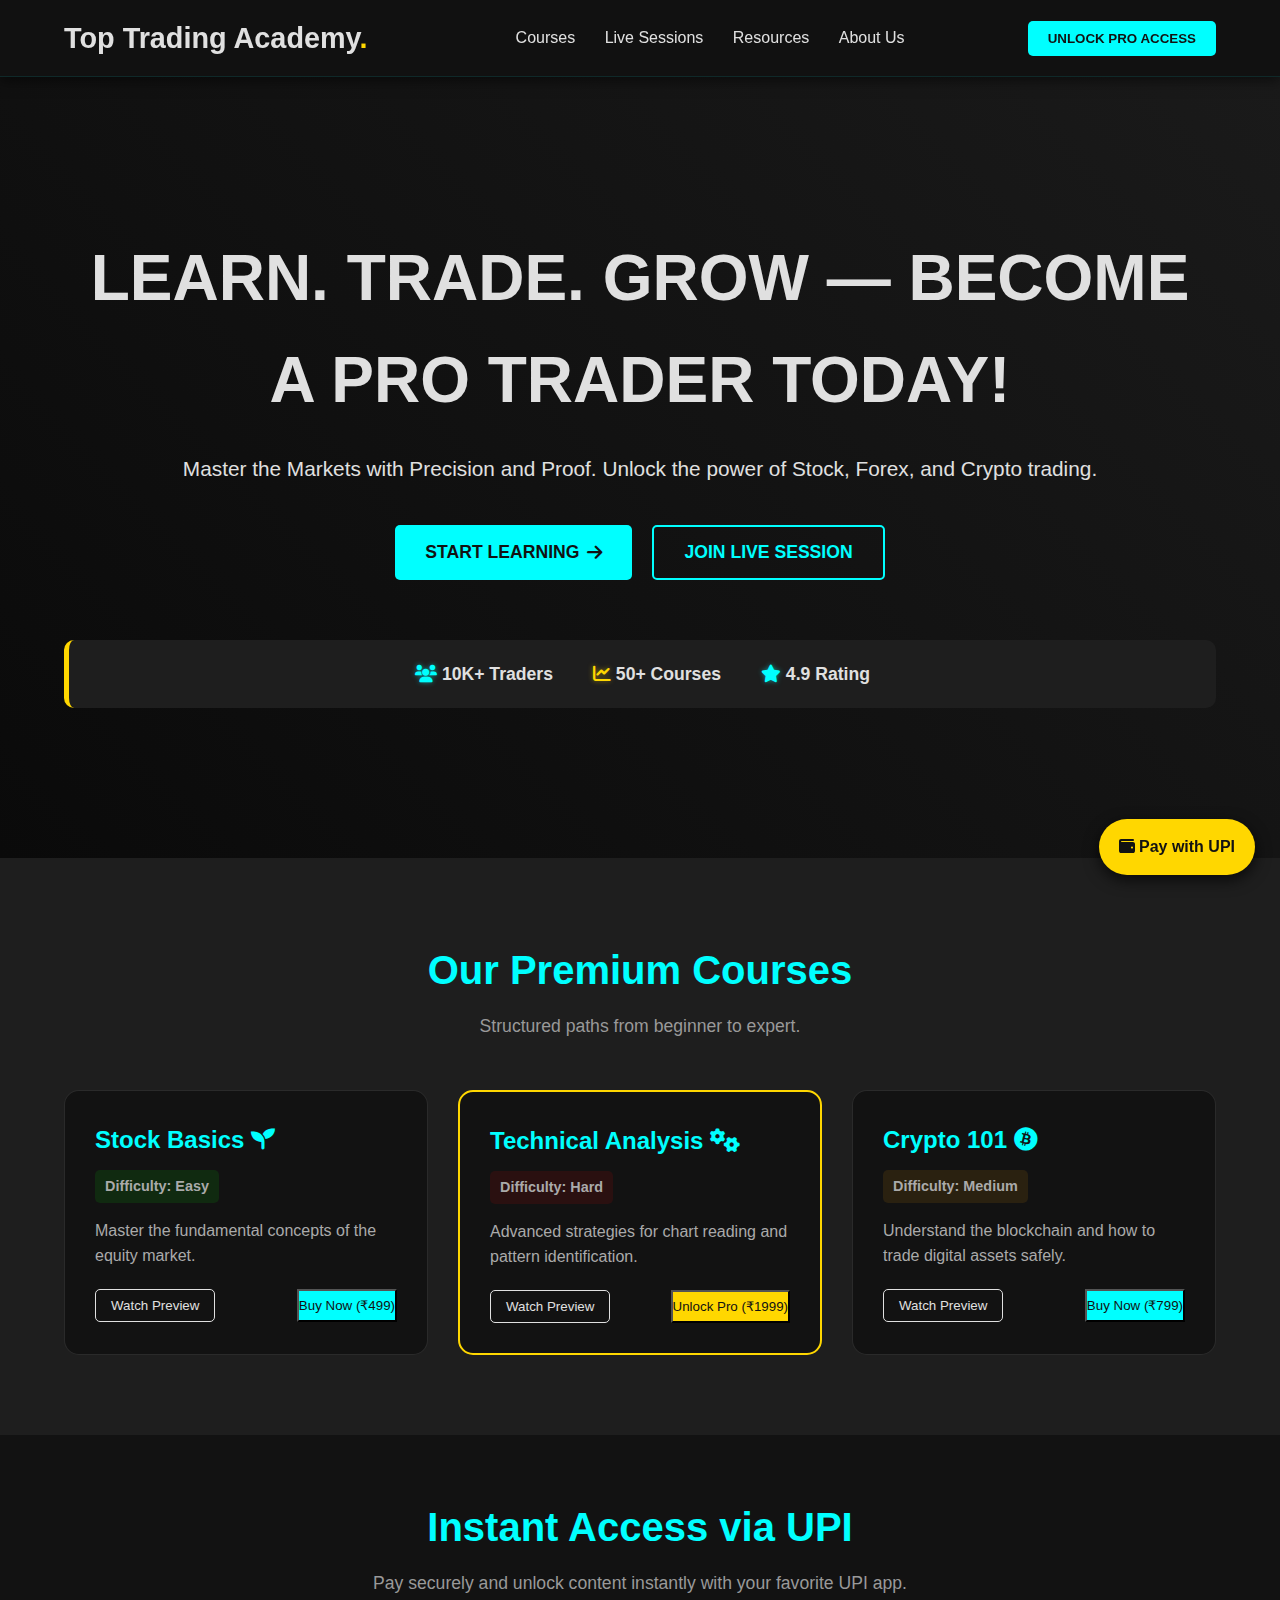
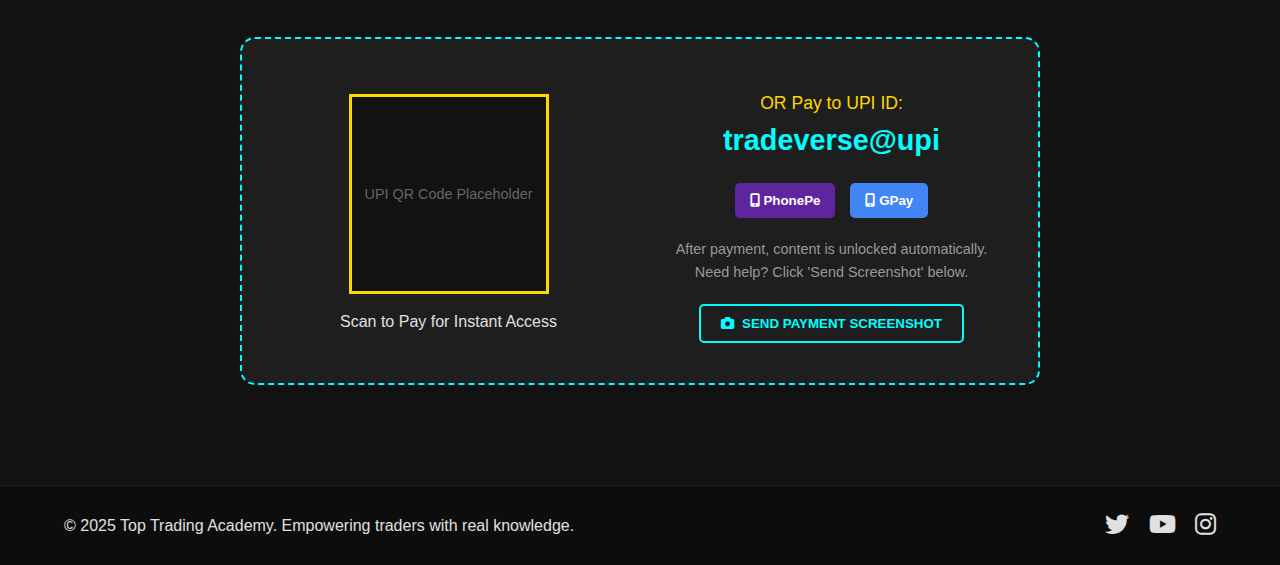
<file: index.html>
<!DOCTYPE html>
<html lang="en">
<head>
    <meta charset="UTF-8">
    <meta name="viewport" content="width=device-width, initial-scale=1.0">
    <title>Top Trading Academy - Learn. Trade. Grow.</title>
    <link rel="stylesheet" href="styles.css">
    <link rel="stylesheet" href="https://cdnjs.cloudflare.com/ajax/libs/font-awesome/6.0.0-beta3/css/all.min.css">
</head>
<body>

    <header class="sticky-header">
        <div class="container">
            <div class="logo">Top Trading Academy<span class="gold-accent">.</span></div>
            <nav>
                <a href="#courses">Courses</a>
                <a href="#live">Live Sessions</a>
                <a href="#resources">Resources</a>
                <a href="#about">About Us</a>
            </nav>
            <button class="cta-button primary-cta">Unlock Pro Access</button>
        </div>
    </header>

    <a href="#payment-section" class="floating-upi-btn">
        <i class="fas fa-wallet"></i> Pay with UPI
    </a>

    <main>
        <section id="hero" class="hero-section">
            <div class="container">
                <h1 class="glow-text">Learn. Trade. Grow — Become a Pro Trader Today!</h1>
                <p>Master the Markets with Precision and Proof. Unlock the power of Stock, Forex, and Crypto trading.</p>
                <div class="hero-buttons">
                    <button class="cta-button primary-cta large-btn">Start Learning <i class="fas fa-arrow-right"></i></button>
                    <button class="cta-button secondary-cta large-btn">Join Live Session</button>
                </div>
                <div class="stats-bar">
                    <div><i class="fas fa-users blue-glow"></i> 10K+ Traders</div>
                    <div><i class="fas fa-chart-line gold-glow"></i> 50+ Courses</div>
                    <div><i class="fas fa-star blue-glow"></i> 4.9 Rating</div>
                </div>
            </div>
        </section>

        <section id="courses" class="courses-section">
            <div class="container">
                <h2>Our Premium Courses</h2>
                <p class="section-subtitle">Structured paths from beginner to expert.</p>
                
                <div class="course-grid">
                    <div class="course-card">
                        <h3>Stock Basics <i class="fas fa-seedling"></i></h3>
                        <p class="difficulty beginner">Difficulty: Easy</p>
                        <p>Master the fundamental concepts of the equity market.</p>
                        <div class="card-actions">
                            <button class="watch-preview">Watch Preview</button>
                            <button class="buy-now primary-cta">Buy Now (₹499)</button>
                        </div>
                    </div>
                    <div class="course-card premium">
                        <h3>Technical Analysis <i class="fas fa-cogs"></i></h3>
                        <p class="difficulty advanced">Difficulty: Hard</p>
                        <p>Advanced strategies for chart reading and pattern identification.</p>
                        <div class="card-actions">
                            <button class="watch-preview">Watch Preview</button>
                            <button class="buy-now primary-cta gold-glow-btn">Unlock Pro (₹1999)</button>
                        </div>
                    </div>
                    <div class="course-card">
                        <h3>Crypto 101 <i class="fab fa-bitcoin"></i></h3>
                        <p class="difficulty intermediate">Difficulty: Medium</p>
                        <p>Understand the blockchain and how to trade digital assets safely.</p>
                        <div class="card-actions">
                            <button class="watch-preview">Watch Preview</button>
                            <button class="buy-now primary-cta">Buy Now (₹799)</button>
                        </div>
                    </div>
                </div>
            </div>
        </section>

        <section id="payment-section" class="payment-section">
            <div class="container">
                <h2>Instant Access via UPI</h2>
                <p class="section-subtitle">Pay securely and unlock content instantly with your favorite UPI app.</p>
                
                <div class="payment-box">
                    <div class="qr-code-area">
                        
                        <div class="qr-placeholder">UPI QR Code Placeholder</div>
                        <p>Scan to Pay for Instant Access</p>
                    </div>
                    <div class="upi-details">
                        <p class="upi-id-label">OR Pay to UPI ID:</p>
                        <p class="upi-id">tradeverse@upi</p>
                        <div class="app-buttons">
                            <button class="upi-app phonepe"><i class="fas fa-mobile-alt"></i> PhonePe</button>
                            <button class="upi-app gpay"><i class="fas fa-mobile-alt"></i> GPay</button>
                        </div>
                        <p class="note">After payment, content is unlocked automatically. Need help? Click 'Send Screenshot' below.</p>
                        <button class="cta-button secondary-cta send-screenshot-btn"><i class="fas fa-camera"></i> Send Payment Screenshot</button>
                    </div>
                </div>
            </div>
        </section>

    </main>

    <footer>
        <div class="container">
            <p>&copy; 2025 Top Trading Academy. Empowering traders with real knowledge.</p>
            <div class="social-links">
                <a href="#"><i class="fab fa-twitter"></i></a>
                <a href="#"><i class="fab fa-youtube"></i></a>
                <a href="#"><i class="fab fa-instagram"></i></a>
            </div>
        </div>
    </footer>
    
</body>
</html>
</file>
<file: styles.css>
/* --- 1. GLOBAL STYLES & VARIABLES --- */
:root {
    --color-dark: #121212;
    --color-text-light: #E0E0E0;
    --color-electric-blue: #00FFFF;
    --color-gold: #FFD700;
    --color-secondary-dark: #1E1E1E;
    --font-family-sans: 'Arial', sans-serif;
}

* {
    margin: 0;
    padding: 0;
    box-sizing: border-box;
}

body {
    background-color: var(--color-dark);
    color: var(--color-text-light);
    font-family: var(--font-family-sans);
    line-height: 1.6;
    overflow-x: hidden; /* Prevents horizontal scroll from glow effects */
}

.container {
    width: 90%;
    max-width: 1200px;
    margin: 0 auto;
}

/* --- 2. HEADER & NAVIGATION --- */
.sticky-header {
    background-color: rgba(18, 18, 18, 0.95);
    backdrop-filter: blur(5px);
    position: sticky;
    top: 0;
    z-index: 1000;
    padding: 15px 0;
    border-bottom: 1px solid rgba(0, 255, 255, 0.1);
    box-shadow: 0 4px 12px rgba(0, 0, 0, 0.5);
}

.sticky-header .container {
    display: flex;
    justify-content: space-between;
    align-items: center;
}

.logo {
    font-size: 1.8em;
    font-weight: bold;
    color: var(--color-text-light);
}

.gold-accent {
    color: var(--color-gold);
}

nav a {
    color: var(--color-text-light);
    text-decoration: none;
    margin-left: 25px;
    transition: color 0.3s, text-shadow 0.3s;
}

nav a:hover {
    color: var(--color-electric-blue);
    text-shadow: 0 0 8px rgba(0, 255, 255, 0.8);
}

/* --- 3. CALL TO ACTION BUTTONS (CTAs) --- */
.cta-button {
    padding: 10px 20px;
    border: none;
    border-radius: 5px;
    cursor: pointer;
    font-weight: bold;
    text-transform: uppercase;
    transition: all 0.3s ease;
    display: inline-flex;
    align-items: center;
    gap: 8px;
}

.primary-cta {
    background-color: var(--color-electric-blue);
    color: var(--color-dark);
}

.primary-cta:hover {
    background-color: var(--color-text-light);
    box-shadow: 0 0 15px rgba(0, 255, 255, 0.8);
    transform: translateY(-2px);
}

.secondary-cta {
    background: transparent;
    color: var(--color-electric-blue);
    border: 2px solid var(--color-electric-blue);
}

.secondary-cta:hover {
    background-color: rgba(0, 255, 255, 0.1);
    box-shadow: 0 0 10px rgba(0, 255, 255, 0.5);
}

.gold-glow-btn {
    background-color: var(--color-gold);
    color: var(--color-dark);
}

.gold-glow-btn:hover {
    box-shadow: 0 0 15px rgba(255, 215, 0, 0.8);
}

.large-btn {
    padding: 15px 30px;
    font-size: 1.1em;
}

/* --- 4. FLOATING UPI BUTTON --- */
.floating-upi-btn {
    position: fixed;
    bottom: 25px;
    right: 25px;
    background-color: var(--color-gold);
    color: var(--color-dark);
    padding: 15px 20px;
    border-radius: 50px;
    text-decoration: none;
    font-weight: bold;
    box-shadow: 0 5px 15px rgba(0, 0, 0, 0.7);
    z-index: 999;
    transition: transform 0.3s, background-color 0.3s;
}

.floating-upi-btn:hover {
    transform: scale(1.05) translateY(-5px);
    background-color: var(--color-electric-blue);
}

/* --- 5. SECTIONS GENERAL STYLES --- */
section {
    padding: 80px 0;
    text-align: center;
}

h2 {
    font-size: 2.5em;
    margin-bottom: 10px;
    color: var(--color-electric-blue);
}

.section-subtitle {
    font-size: 1.1em;
    color: #999;
    margin-bottom: 40px;
}

/* --- 6. HERO SECTION --- */
.hero-section {
    padding: 150px 0;
    /* Animated background placeholder */
    background: linear-gradient(45deg, #0a0a0a, #1a1a1a);
}

.hero-section h1 {
    font-size: 4em;
    margin-bottom: 20px;
    text-transform: uppercase;
    font-weight: 900;
}

/* VFX: GLOW EFFECT */
@keyframes neon-glow {
    0%, 100% { text-shadow: 0 0 5px var(--color-electric-blue), 0 0 10px var(--color-electric-blue); }
    50% { text-shadow: 0 0 10px var(--color-electric-blue), 0 0 20px rgba(0, 255, 255, 0.5); }
}

.glow-text {
    color: var(--color-text-light);
    animation: neon-glow 2.5s infinite alternate;
}

.hero-section p {
    font-size: 1.3em;
    margin-bottom: 40px;
    color: var(--color-text-light);
}

.hero-buttons {
    display: flex;
    justify-content: center;
    gap: 20px;
}

.stats-bar {
    display: flex;
    justify-content: center;
    gap: 40px;
    margin-top: 60px;
    padding: 20px;
    background-color: var(--color-secondary-dark);
    border-radius: 10px;
    border-left: 5px solid var(--color-gold);
}

.stats-bar div {
    font-size: 1.1em;
    font-weight: bold;
}

.blue-glow {
    color: var(--color-electric-blue);
    text-shadow: 0 0 5px rgba(0, 255, 255, 0.5);
}

.gold-glow {
    color: var(--color-gold);
    text-shadow: 0 0 5px rgba(255, 215, 0, 0.5);
}

/* --- 7. COURSES SECTION --- */
.courses-section {
    background-color: var(--color-secondary-dark);
}

.course-grid {
    display: grid;
    grid-template-columns: repeat(auto-fit, minmax(300px, 1fr));
    gap: 30px;
    margin-top: 50px;
}

.course-card {
    background-color: var(--color-dark);
    padding: 30px;
    border-radius: 15px;
    text-align: left;
    transition: transform 0.3s, box-shadow 0.3s;
    border: 1px solid rgba(255, 255, 255, 0.1);
}

.course-card:hover {
    transform: translateY(-10px);
    box-shadow: 0 15px 30px rgba(0, 0, 0, 0.6), 0 0 15px var(--color-electric-blue);
}

.course-card.premium {
    border: 2px solid var(--color-gold);
}

.course-card h3 {
    font-size: 1.5em;
    color: var(--color-electric-blue);
    margin-bottom: 10px;
}

.course-card p {
    color: #AAA;
    margin-bottom: 15px;
}

.difficulty {
    font-weight: bold;
    padding: 5px 10px;
    border-radius: 5px;
    display: inline-block;
    font-size: 0.9em;
    margin-bottom: 15px;
}

.beginner { background-color: rgba(0, 255, 0, 0.1); color: #0F0; }
.intermediate { background-color: rgba(255, 165, 0, 0.1); color: orange; }
.advanced { background-color: rgba(255, 0, 0, 0.1); color: red; }

.card-actions {
    display: flex;
    justify-content: space-between;
    margin-top: 20px;
}

.watch-preview {
    background: transparent;
    border: 1px solid var(--color-text-light);
    color: var(--color-text-light);
    padding: 8px 15px;
    border-radius: 5px;
    cursor: pointer;
    transition: all 0.3s;
}

.watch-preview:hover {
    border-color: var(--color-gold);
    color: var(--color-gold);
}

/* --- 8. PAYMENT SECTION --- */
.payment-section {
    padding: 60px 0;
}

.payment-box {
    display: flex;
    justify-content: center;
    gap: 50px;
    background-color: var(--color-secondary-dark);
    padding: 40px;
    border-radius: 15px;
    max-width: 800px;
    margin: 40px auto;
    border: 2px dashed var(--color-electric-blue);
}

.qr-code-area, .upi-details {
    flex: 1;
    text-align: center;
}

.qr-placeholder {
    width: 200px;
    height: 200px;
    background-color: var(--color-dark);
    border: 3px solid var(--color-gold);
    margin: 15px auto;
    display: flex;
    justify-content: center;
    align-items: center;
    font-size: 0.9em;
    color: #666;
}

.upi-id-label {
    font-size: 1.1em;
    margin-top: 10px;
    color: var(--color-gold);
}

.upi-id {
    font-size: 1.8em;
    font-weight: bold;
    color: var(--color-electric-blue);
    margin-bottom: 20px;
}

.app-buttons {
    display: flex;
    justify-content: center;
    gap: 15px;
    margin-bottom: 20px;
}

.upi-app {
    padding: 10px 15px;
    border: none;
    border-radius: 5px;
    color: var(--color-dark);
    font-weight: bold;
    cursor: pointer;
    transition: all 0.3s;
}

.phonepe { background-color: #5F259F; color: white; }
.gpay { background-color: #4285F4; color: white; }

.note {
    font-size: 0.9em;
    color: #999;
    margin-bottom: 20px;
}

/* --- 9. FOOTER --- */
footer {
    background-color: #0d0d0d;
    padding: 20px 0;
    text-align: center;
    border-top: 1px solid rgba(255, 215, 0, 0.1);
}

footer .container {
    display: flex;
    justify-content: space-between;
    align-items: center;
}

.social-links a {
    color: var(--color-text-light);
    font-size: 1.5em;
    margin-left: 15px;
    transition: color 0.3s;
}

.social-links a:hover {
    color: var(--color-gold);
}

/* --- 10. MEDIA QUERIES (Responsiveness) --- */
@media (max-width: 900px) {
    .sticky-header .container {
        flex-direction: column;
    }
    nav {
        margin: 10px 0;
    }
    .hero-section h1 {
        font-size: 3em;
    }
    .payment-box {
        flex-direction: column;
        gap: 30px;
        padding: 30px;
    }
}

@media (max-width: 600px) {
    .sticky-header .container {
        padding: 10px;
    }
    nav {
        display: none; /* Hide navigation on very small screens for better mobile experience */
    }
    .hero-section {
        padding: 100px 0;
    }
    .hero-section h1 {
        font-size: 2em;
    }
    .hero-buttons {
        flex-direction: column;
        gap: 15px;
    }
    .stats-bar {
        flex-wrap: wrap;
        gap: 20px;
    }
    .course-card {
        padding: 20px;
    }
    .card-actions {
        flex-direction: column;
        gap: 10px;
    }
    .floating-upi-btn {
        right: 15px;
        bottom: 15px;
        padding: 12px 15px;
        font-size: 0.9em;
    }
    footer .container {
        flex-direction: column;
    }
    .social-links {
        margin-top: 10px;
    }
}
</file>
